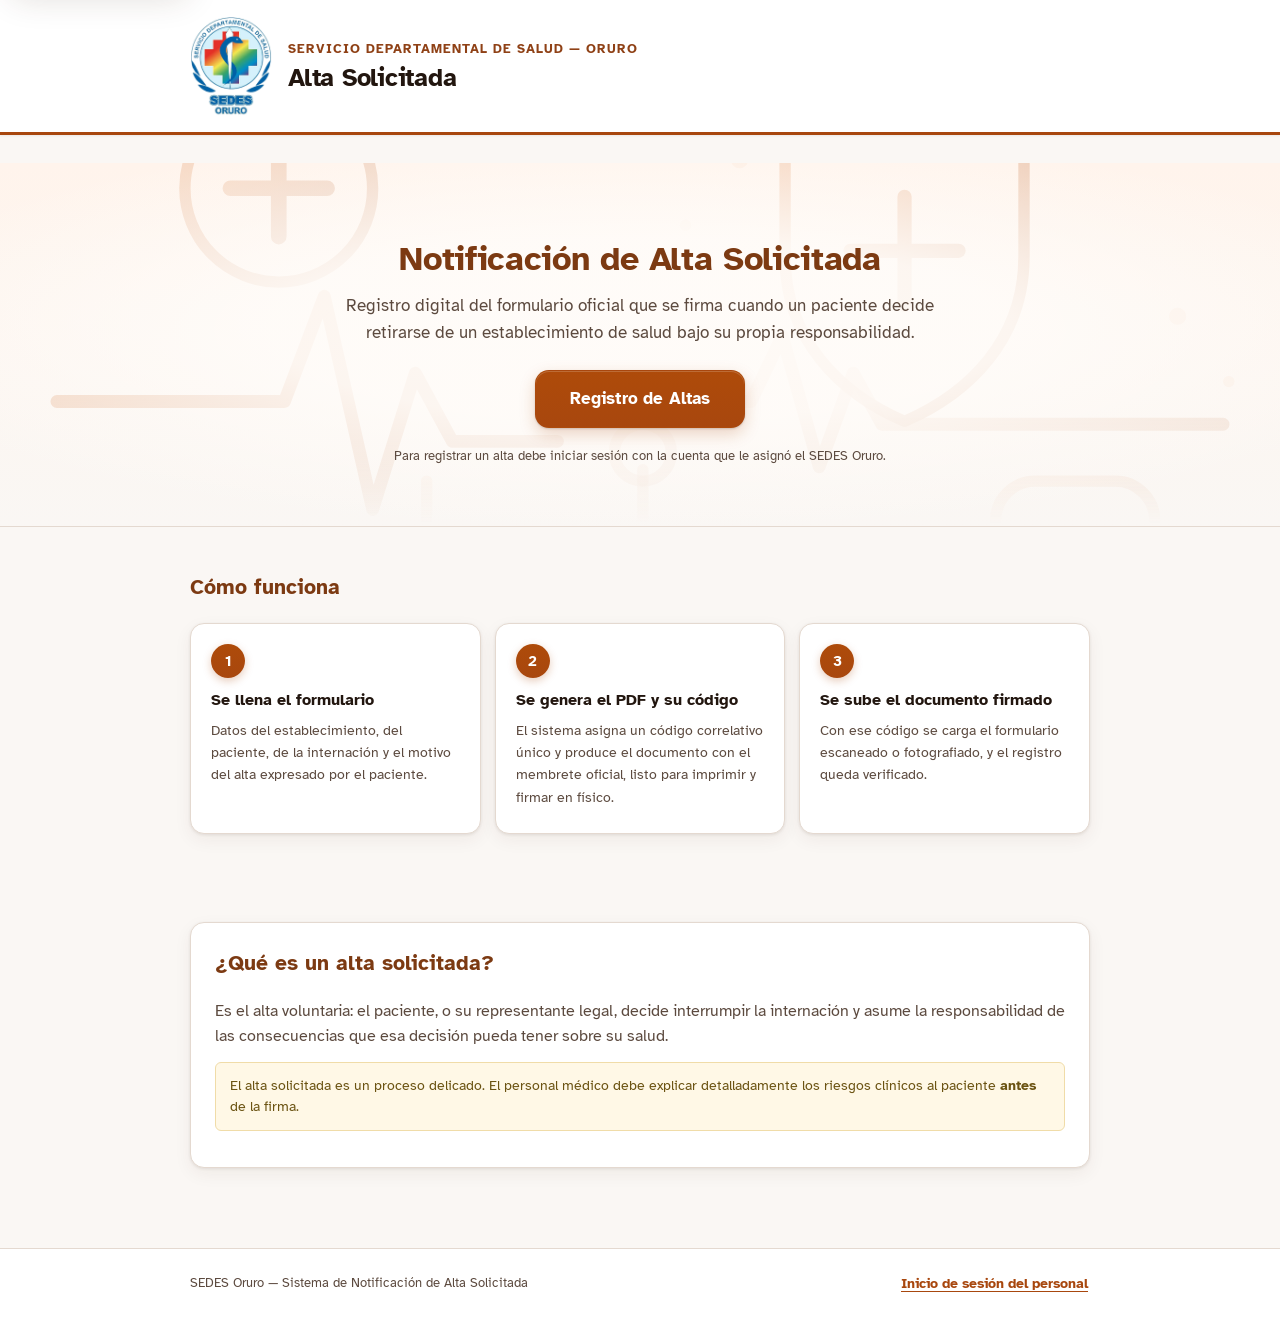
<file: index.html>
<!DOCTYPE html>
<html lang="es">
<head>
<meta charset="utf-8">
<meta name="viewport" content="width=device-width, initial-scale=1">
<title>Alta Solicitada — SEDES Oruro</title>
<meta name="description" content="Sistema de notificación de alta solicitada del Servicio Departamental de Salud de Oruro: registro del formulario oficial, código de alta y carga del documento firmado.">
<link rel="icon" href="assets/logo-sedes.png" type="image/png">
<link rel="stylesheet" href="assets/style.css?v=18">
</head>
<body class="portada">

<a class="saltar" href="#contenido">Saltar al contenido</a>

<header class="cabecera">
  <div class="contenedor cabecera__interior">
    <img class="cabecera__escudo" src="assets/logo-sedes.png" alt="Logotipo del Servicio Departamental de Salud de Oruro">
    <div class="cabecera__texto">
      <p class="cabecera__institucion">Servicio Departamental de Salud — Oruro</p>
      <h1 class="cabecera__titulo">Alta Solicitada</h1>
    </div>
  </div>
</header>

<main id="contenido">

  <!-- Presentación -->
  <section class="portada__hero">
    <div class="contenedor">
      <h2 class="portada__titulo">Notificación de Alta Solicitada</h2>
      <p class="portada__bajada">
        Registro digital del formulario oficial que se firma cuando un paciente decide
        retirarse de un establecimiento de salud bajo su propia responsabilidad.
      </p>
      <div class="portada__acciones">
        <a class="boton boton--primario boton--grande" href="login.php">Registro de Altas</a>
      </div>
      <p class="portada__nota">
        Para registrar un alta debe iniciar sesión con la cuenta que le asignó el SEDES Oruro.
      </p>
    </div>
  </section>

  <!-- Cómo funciona -->
  <section class="contenedor portada__seccion" aria-labelledby="titulo-como">
    <h3 class="portada__subtitulo" id="titulo-como">Cómo funciona</h3>
    <ol class="pasos" role="list">
      <li class="paso">
        <span class="paso__numero">1</span>
        <h4 class="paso__titulo">Se llena el formulario</h4>
        <p>
          Datos del establecimiento, del paciente, de la internación y el motivo del alta
          expresado por el paciente.
        </p>
      </li>
      <li class="paso">
        <span class="paso__numero">2</span>
        <h4 class="paso__titulo">Se genera el PDF y su código</h4>
        <p>
          El sistema asigna un código correlativo único y produce el documento con el
          membrete oficial, listo para imprimir y firmar en físico.
        </p>
      </li>
      <li class="paso">
        <span class="paso__numero">3</span>
        <h4 class="paso__titulo">Se sube el documento firmado</h4>
        <p>
          Con ese código se carga el formulario escaneado o fotografiado, y el registro
          queda verificado.
        </p>
      </li>
    </ol>
  </section>

  <!-- Qué es un alta solicitada -->
  <section class="contenedor portada__seccion">
    <div class="tarjeta-info">
      <h3 class="portada__subtitulo">¿Qué es un alta solicitada?</h3>
      <p>
        Es el alta voluntaria: el paciente, o su representante legal, decide interrumpir la
        internación y asume la responsabilidad de las consecuencias que esa decisión pueda
        tener sobre su salud.
      </p>
      <p class="tarjeta-info__aviso">
        El alta solicitada es un proceso delicado. El personal médico debe explicar
        detalladamente los riesgos clínicos al paciente <strong>antes</strong> de la firma.
      </p>
    </div>
  </section>

</main>

<footer class="pie pie--portada">
  <div class="contenedor pie__interior">
    <p>SEDES Oruro — Sistema de Notificación de Alta Solicitada</p>
    <!-- Acceso del personal administrativo: va al final y como enlace de
         texto porque es una puerta de servicio, no la acción principal de
         la página. Lo que se espera de casi todo el que entra es registrar
         un alta, y eso ya tiene su botón arriba. -->
    <p class="pie__acceso">
      <a href="login.php">Inicio de sesión del personal</a>
    </p>
  </div>
</footer>

</body>
</html>
</file>
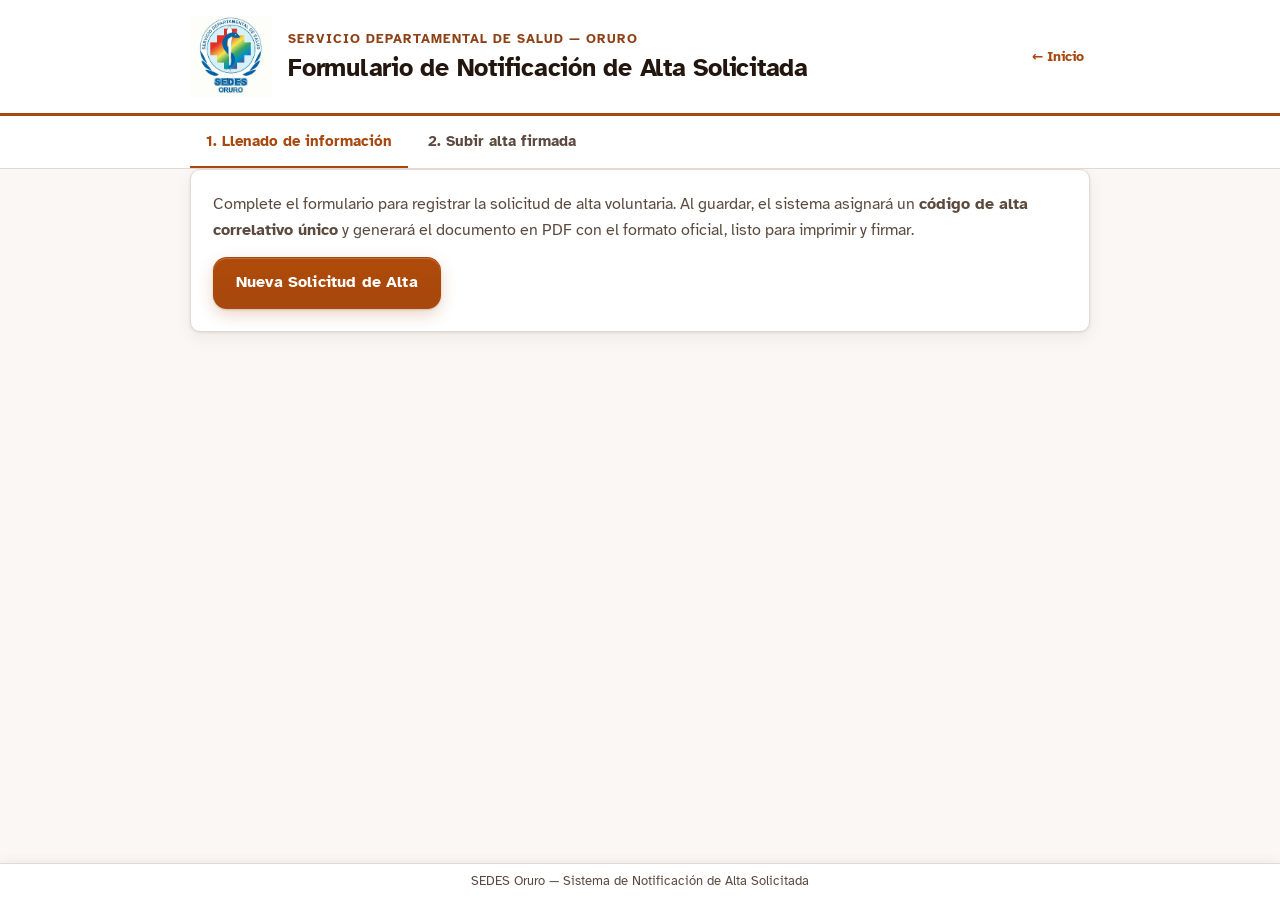
<file: registro_altas.html>
<!DOCTYPE html>
<html lang="es">
<head>
<meta charset="utf-8">
<meta name="viewport" content="width=device-width, initial-scale=1">
<title>Alta Solicitada — SEDES Oruro</title>
<meta name="description" content="Sistema de notificación de alta solicitada del Servicio Departamental de Salud de Oruro.">
<link rel="icon" href="assets/membrete.png" type="image/png">
<link rel="stylesheet" href="assets/style.css?v=8">
</head>
<body>

<header class="cabecera">
  <div class="contenedor cabecera__interior">
    <img class="cabecera__escudo" src="assets/membrete.png" alt="Escudo del Departamento de Oruro">
    <div class="cabecera__texto">
      <p class="cabecera__institucion">Servicio Departamental de Salud — Oruro</p>
      <h1 class="cabecera__titulo">Formulario de Notificación de Alta Solicitada</h1>
    </div>
    <a class="cabecera__volver" href="index.html">← Inicio</a>
  </div>
</header>

<nav class="pestanas" aria-label="Secciones del sistema">
  <div class="contenedor pestanas__interior">
    <button type="button" class="pestana pestana--activa" data-panel="panel-llenado" aria-selected="true">
      1. Llenado de información
    </button>
    <button type="button" class="pestana" data-panel="panel-subida" aria-selected="false">
      2. Subir alta firmada
    </button>
  </div>
</nav>

<main class="contenedor">

  <!-- ================================================================
       SECCIÓN A — LLENADO DE INFORMACIÓN
       ================================================================ -->
  <section id="panel-llenado" class="panel">

    <div class="intro">
      <p>
        Complete el formulario para registrar la solicitud de alta voluntaria. Al guardar,
        el sistema asignará un <strong>código de alta correlativo único</strong> y generará el
        documento en PDF con el formato oficial, listo para imprimir y firmar.
      </p>
      <button type="button" id="btn-nueva-solicitud" class="boton boton--primario">
        Nueva Solicitud de Alta
      </button>
    </div>

    <form id="form-alta" class="formulario" novalidate hidden>

      <!-- 1. Establecimiento -->
      <fieldset class="bloque">
        <legend class="bloque__titulo">1. Datos del Establecimiento de Salud</legend>
        <div class="grilla">
          <div class="campo campo--ancho">
            <label for="nombre_establecimiento">Nombre del Establecimiento de Salud <span class="req">*</span></label>
            <input type="text" id="nombre_establecimiento" name="nombre_establecimiento" maxlength="255" autocomplete="off" required>
            <p class="campo__error" data-error-de="nombre_establecimiento"></p>
          </div>
          <div class="campo">
            <label for="red_salud">Red de Salud <span class="req">*</span></label>
            <input type="text" id="red_salud" name="red_salud" maxlength="255" autocomplete="off" required>
            <p class="campo__error" data-error-de="red_salud"></p>
          </div>
          <div class="campo">
            <label for="municipio">Municipio <span class="req">*</span></label>
            <input type="text" id="municipio" name="municipio" maxlength="255" autocomplete="off" required>
            <p class="campo__error" data-error-de="municipio"></p>
          </div>
          <div class="campo campo--ancho">
            <label for="servicio_unidad">Servicio/Unidad <span class="req">*</span></label>
            <input type="text" id="servicio_unidad" name="servicio_unidad" maxlength="255" autocomplete="off" required>
            <p class="campo__error" data-error-de="servicio_unidad"></p>
          </div>
        </div>
      </fieldset>

      <!-- 2. Paciente -->
      <fieldset class="bloque">
        <legend class="bloque__titulo">2. Información del Paciente</legend>
        <div class="grilla">
          <div class="campo campo--ancho">
            <label for="nombre_paciente">Nombres y Apellidos <span class="req">*</span></label>
            <input type="text" id="nombre_paciente" name="nombre_paciente" maxlength="255" autocomplete="off" required>
            <p class="campo__error" data-error-de="nombre_paciente"></p>
          </div>
          <div class="campo">
            <label for="edad">Edad <span class="req">*</span></label>
            <div class="campo__compuesto">
              <input type="number" id="edad" name="edad" min="0" max="130" step="1" inputmode="numeric" required>
              <select id="edad_unidad" name="edad_unidad">
                <option value="anios" selected>años</option>
                <option value="meses">meses</option>
                <option value="dias">días</option>
              </select>
            </div>
            <p class="campo__error" data-error-de="edad"></p>
          </div>
          <div class="campo">
            <label for="sexo">Sexo <span class="req">*</span></label>
            <select id="sexo" name="sexo" required>
              <option value="">Seleccione…</option>
              <option value="F">Femenino</option>
              <option value="M">Masculino</option>
            </select>
            <p class="campo__error" data-error-de="sexo"></p>
          </div>
          <div class="campo">
            <label for="numero_historia_clinica">Número de Historia Clínica <span class="req">*</span></label>
            <input type="text" id="numero_historia_clinica" name="numero_historia_clinica" maxlength="100" autocomplete="off" required>
            <p class="campo__error" data-error-de="numero_historia_clinica"></p>
          </div>
          <div class="campo">
            <label for="numero_referencia">Número de Referencia <span class="opcional">(opcional)</span></label>
            <input type="text" id="numero_referencia" name="numero_referencia" maxlength="100" autocomplete="off">
            <p class="campo__error" data-error-de="numero_referencia"></p>
          </div>
          <div class="campo campo--ancho">
            <label for="domicilio">Domicilio <span class="req">*</span></label>
            <input type="text" id="domicilio" name="domicilio" maxlength="255" autocomplete="off" required>
            <p class="campo__error" data-error-de="domicilio"></p>
          </div>
        </div>
      </fieldset>

      <!-- 3. Internación -->
      <fieldset class="bloque">
        <legend class="bloque__titulo">3. Detalles de la Internación</legend>
        <div class="grilla">
          <div class="campo">
            <label for="fecha_internacion">Fecha de Internación <span class="req">*</span></label>
            <input type="date" id="fecha_internacion" name="fecha_internacion"
                   data-marcador="Elegir fecha de internación" required>
            <p class="campo__error" data-error-de="fecha_internacion"></p>
          </div>
          <div class="campo">
            <label for="hora_internacion">Hora de Internación <span class="req">*</span></label>
            <input type="time" id="hora_internacion" name="hora_internacion" required>
            <p class="campo__error" data-error-de="hora_internacion"></p>
          </div>
          <div class="campo campo--ancho">
            <label for="diagnosticos_ingreso">Diagnósticos de Ingreso <span class="req">*</span></label>
            <input type="text" id="diagnosticos_ingreso" name="diagnosticos_ingreso" maxlength="300" autocomplete="off" required>
            <p class="campo__error" data-error-de="diagnosticos_ingreso"></p>
          </div>
          <div class="campo">
            <label for="fecha_solicitud">Fecha de Alta Solicitada <span class="req">*</span></label>
            <input type="date" id="fecha_solicitud" name="fecha_solicitud"
                   data-marcador="Elegir fecha del alta" required>
            <p class="campo__error" data-error-de="fecha_solicitud"></p>
          </div>
          <div class="campo">
            <label for="hora_solicitud">Hora de Solicitud <span class="req">*</span></label>
            <input type="time" id="hora_solicitud" name="hora_solicitud" required>
            <p class="campo__error" data-error-de="hora_solicitud"></p>
          </div>
          <div class="campo campo--ancho">
            <label for="diagnosticos_egreso">Diagnósticos de Egreso <span class="req">*</span></label>
            <input type="text" id="diagnosticos_egreso" name="diagnosticos_egreso" maxlength="300" autocomplete="off" required>
            <p class="campo__error" data-error-de="diagnosticos_egreso"></p>
          </div>
        </div>
      </fieldset>

      <!-- 4. Declaración -->
      <fieldset class="bloque">
        <legend class="bloque__titulo">4. Declaración de Alta Solicitada</legend>
        <p class="declaracion">
          El que suscribe, en pleno uso de sus facultades, solicita la alta voluntaria del
          establecimiento de salud mencionado, asumiendo la responsabilidad total de las
          consecuencias que esta decisión pueda tener sobre su salud, tras haber sido
          informado por el personal médico sobre los riesgos de interrumpir el tratamiento
          o la observación.
        </p>
        <div class="campo">
          <label for="motivo_alta">Motivo de Alta según Paciente <span class="req">*</span></label>
          <textarea id="motivo_alta" name="motivo_alta" rows="6" maxlength="5000" required
                    placeholder="Transcriba el motivo expresado por el paciente."></textarea>
          <p class="campo__ayuda"><span id="contador-motivo">0</span> / 5000 caracteres</p>
          <p class="campo__error" data-error-de="motivo_alta"></p>
        </div>
      </fieldset>

      <!-- 5. Firmas y fecha -->
      <fieldset class="bloque">
        <legend class="bloque__titulo">5. Firmas y Fecha</legend>
        <div class="grilla">
          <div class="campo">
            <label for="grado_parentesco">Grado de Parentesco <span class="opcional">(si firma un representante)</span></label>
            <input type="text" id="grado_parentesco" name="grado_parentesco" maxlength="120" autocomplete="off"
                   placeholder="Ej.: madre, hijo, cónyuge">
            <p class="campo__error" data-error-de="grado_parentesco"></p>
          </div>
          <div class="campo">
            <label for="ci_pasaporte">N° de Cédula de Identidad/Pasaporte <span class="req">*</span></label>
            <input type="text" id="ci_pasaporte" name="ci_pasaporte" maxlength="50" autocomplete="off" required>
            <p class="campo__error" data-error-de="ci_pasaporte"></p>
          </div>
        </div>
        <p class="aviso">
          Las firmas <strong>no se capturan digitalmente</strong>. El PDF se imprime con tres
          líneas en blanco —paciente o representante legal, médico, y testigo— para firmarlas
          y sellarlas en físico. El documento firmado se sube después en
          <em>«Subir alta firmada»</em>.
        </p>
      </fieldset>

      <div class="acciones">
        <button type="submit" class="boton boton--primario" id="btn-guardar">Guardar y generar código</button>
        <button type="button" class="boton boton--plano" id="btn-cancelar">Cancelar</button>
      </div>

      <p class="mensaje" id="mensaje-alta" role="status" hidden></p>
    </form>

    <!-- Resultado tras guardar -->
    <div class="resultado" id="resultado-alta" hidden>
      <p class="resultado__etiqueta">Código de alta asignado</p>
      <p class="resultado__codigo" id="codigo-asignado">—</p>
      <p class="resultado__detalle" id="resultado-detalle"></p>
      <div class="acciones">
        <a class="boton boton--primario" id="btn-descargar-pdf" href="#" download>Descargar PDF</a>
        <a class="boton boton--secundario" id="btn-ver-pdf" href="#" target="_blank" rel="noopener">Ver PDF</a>
        <button type="button" class="boton boton--plano" id="btn-otra-solicitud">Registrar otra solicitud</button>
      </div>
      <p class="resultado__nota">
        Anote o conserve este código: será necesario para subir el documento una vez firmado.
      </p>
    </div>

  </section>

  <!-- ================================================================
       SECCIÓN B — SUBIR ALTA FIRMADA
       ================================================================ -->
  <section id="panel-subida" class="panel" hidden>

    <div class="intro">
      <p>
        Suba el formulario de alta ya firmado en físico (escaneado o fotografiado). El sistema
        verificará que el código de alta corresponda a una solicitud registrada antes de
        aceptar el archivo.
      </p>
    </div>

    <form id="form-subida" class="formulario" novalidate enctype="multipart/form-data">
      <fieldset class="bloque">
        <legend class="bloque__titulo">Documento firmado</legend>

        <div class="campo">
          <label for="codigo_alta">Código de Alta <span class="req">*</span></label>
          <input type="text" id="codigo_alta" name="codigo_alta" maxlength="20"
                 placeholder="ALTA-000001" autocomplete="off" spellcheck="false" required>
          <p class="campo__ayuda" id="estado-codigo"></p>
          <p class="campo__error" data-error-de="codigo_alta"></p>
        </div>

        <div class="campo">
          <label for="archivo">Adjuntar Documento <span class="req">*</span></label>
          <input type="file" id="archivo" name="archivo" accept=".pdf,.jpg,.jpeg,application/pdf,image/jpeg" required>
          <p class="campo__ayuda">Formatos aceptados: PDF o JPG. Tamaño máximo: 10 MB.</p>
          <p class="campo__error" data-error-de="archivo"></p>
        </div>
      </fieldset>

      <div class="acciones">
        <button type="submit" class="boton boton--primario" id="btn-subir">Subir documento</button>
        <button type="button" class="boton boton--plano" id="btn-limpiar-subida">Limpiar</button>
      </div>

      <p class="mensaje" id="mensaje-subida" role="status" hidden></p>
    </form>

    <div class="resultado" id="resultado-subida" hidden>
      <p class="resultado__etiqueta">Documento recibido</p>
      <p class="resultado__codigo" id="subida-codigo">—</p>
      <p class="resultado__detalle" id="subida-detalle"></p>
      <div class="acciones">
        <button type="button" class="boton boton--plano" id="btn-otra-subida">Subir otro documento</button>
      </div>
    </div>

  </section>

</main>

<footer class="pie">
  <div class="contenedor">
    <p>SEDES Oruro — Sistema de Notificación de Alta Solicitada</p>
  </div>
</footer>

<script src="assets/calendario.js?v=8"></script>
<script src="assets/app.js?v=8"></script>
</body>
</html>
</file>
<file: assets/style.css>
/* =====================================================================
   Sistema de Alta Solicitada — SEDES Oruro
   Hoja de estilos de la parte pública (portada y formulario de altas).

   Criterio de diseño: estilo institucional sobrio, alto contraste y
   jerarquía clara. Quien usa esto es personal de salud, muchas veces desde
   un teléfono y con prisa, así que manda la legibilidad sobre el adorno.

   La hoja se apoya en una escala de fichas (tokens) en :root. Los colores,
   espacios y tamaños se toman siempre de ahí, nunca en crudo dentro de un
   componente: así un cambio de identidad se hace en un solo lugar.
   ===================================================================== */

@import url("tipografia.css");

:root {
  /* --- Color -------------------------------------------------------- */
  /* Identidad en naranja terracota: cálida y sobria, no el naranja de
     alerta. Los tonos de marca son quemados a propósito, porque un naranja
     vivo sobre blanco no alcanza el contraste 4.5:1 que exige la WCAG AA;
     --marca-700 llega a 5.9:1 y --marca-800 a 7.2:1 con texto blanco. */
  --marca-50:   #fff4ec;
  --marca-100:  #fbe7d8;
  --marca-200:  #f3cdb2;
  --marca-400:  #e07b36;   /* solo decorativo: franjas, ilustración */
  --marca-500:  #c2410c;
  --marca-600:  #ae4b0a;
  --marca-700:  #a8470e;   /* color de marca */
  --marca-800:  #8f4116;
  --marca-900:  #7c3a12;

  --verde-50:  #e8f5ee;
  --verde-600: #15774a;
  --verde-700: #10603c;

  --ambar-50:  #fff8e6;
  --ambar-200: #f0dca8;
  --ambar-800: #6b5312;

  --rojo-50:   #fdecea;
  --rojo-200:  #f2c1bd;
  --rojo-600:  #c0271f;
  --rojo-700:  #a01f18;

  /* Neutros templados: un gris frío junto al terracota se ve sucio, así que
     los grises llevan algo de calidez. */
  --tinta:     #22160f;   /* 17.6:1 sobre blanco */
  --gris-700:  #5c4a3f;   /* 8.4:1 */
  --gris-500:  #6e5a4d;   /* 6.5:1 — legible incluso en textos de apoyo */
  --borde:     #e4d9d0;
  --borde-fuerte: #c6b5a8;
  --fondo:     #faf7f4;
  --blanco:    #ffffff;

  /* Alias semánticos: los componentes usan estos, no los de la rampa. */
  --color-marca:        var(--marca-700);
  --color-marca-fuerte: var(--marca-800);
  --color-marca-suave:  var(--marca-50);
  --color-exito:        var(--verde-600);
  --color-error:        var(--rojo-700);
  /* El anillo de foco NO es naranja: sobre un botón naranja desaparecería.
     Un tono casi negro se ve igual de bien sobre claro y sobre la marca. */
  --color-foco:         #22160f;

  /* --- Espacio ------------------------------------------------------ */
  /* Escala de 4 px: todo margen y relleno sale de aquí, para que el ritmo
     vertical sea constante entre páginas. */
  --e-1: 4px;
  --e-2: 8px;
  --e-3: 12px;
  --e-4: 16px;
  --e-5: 20px;
  --e-6: 24px;
  --e-8: 32px;
  --e-10: 40px;
  --e-12: 48px;

  /* --- Tipografía --------------------------------------------------- */
  --fuente: "Atkinson Hyperlegible", "Segoe UI", Roboto, system-ui, sans-serif;

  /* Escala fluida: el tamaño acompaña al ancho de pantalla sin saltos. */
  --t-xs:  12.5px;
  --t-sm:  13.5px;
  --t-base: 16px;
  --t-md:  clamp(16px, 2.2vw, 17px);
  --t-lg:  clamp(18px, 3vw, 21px);
  --t-xl:  clamp(21px, 4.4vw, 27px);
  --t-2xl: clamp(24px, 5.5vw, 34px);

  /* --- Forma y profundidad ------------------------------------------ */
  --radio-sm: 6px;
  --radio:    10px;
  --radio-lg: 14px;

  --sombra-1: 0 1px 2px rgba(60, 35, 18, .07);
  --sombra-2: 0 1px 3px rgba(60, 35, 18, .09), 0 6px 18px rgba(60, 35, 18, .06);
  --sombra-3: 0 12px 34px rgba(60, 35, 18, .16);

  /* Un solo anillo de foco en toda la aplicación: el usuario de teclado
     siempre sabe dónde está. */
  --foco: 0 0 0 3px var(--blanco), 0 0 0 5.5px var(--color-foco);

  --transicion: 180ms cubic-bezier(.2, .6, .3, 1);

  /* Icono de alerta en SVG, usado como máscara en los mensajes de error. */
  --icono-alerta: url("data:image/svg+xml;charset=utf-8,%3Csvg xmlns='http://www.w3.org/2000/svg' viewBox='0 0 24 24'%3E%3Cpath d='M12 2 1 21h22L12 2Zm0 6a1 1 0 0 1 1 1v5a1 1 0 0 1-2 0V9a1 1 0 0 1 1-1Zm0 9.5a1.25 1.25 0 1 1 0 2.5 1.25 1.25 0 0 1 0-2.5Z'/%3E%3C/svg%3E");

  /* --- Alias heredados ---------------------------------------------- */
  /* Se conservan porque hay reglas escritas con estos nombres; apuntan a la
     rampa de marca, de modo que el cambio de identidad fue de un solo sitio. */
  --azul:        var(--marca-700);
  --azul-oscuro: var(--marca-800);
  --azul-suave:  var(--marca-50);
  --verde:       var(--verde-600);
  --verde-suave: var(--verde-50);
  --rojo:        var(--rojo-700);
  --rojo-suave:  var(--rojo-50);
  --gris:        var(--gris-700);
  --sombra:      var(--sombra-2);
}

* { box-sizing: border-box; }

/* El atributo `hidden` manda sobre cualquier `display` de las clases: sin esto,
   reglas como `.formulario { display: block }` dejan visible lo que el
   JavaScript intenta ocultar. */
[hidden] { display: none !important; }

html { -webkit-text-size-adjust: 100%; }

body {
  margin: 0;
  background: var(--fondo);
  color: var(--tinta);
  font-family: var(--fuente);
  /* 16 px de base: por debajo de eso el cuerpo de texto cansa y iOS hace
     zoom al enfocar un campo. */
  font-size: var(--t-base);
  line-height: 1.6;
  -webkit-tap-highlight-color: rgba(168, 71, 14, .18);
  overflow-wrap: break-word;
}

/* Bloquea el desplazamiento del fondo mientras el calendario esta abierto. */
body.sin-scroll { overflow: hidden; }

/* Altura reservada para el pie fijo, para que no tape el ultimo bloque. */
:root { --alto-pie: 48px; }
body { padding-bottom: calc(var(--alto-pie) + env(safe-area-inset-bottom)); }

img { max-width: 100%; height: auto; }

.contenedor {
  width: 100%;
  max-width: 940px;
  margin: 0 auto;
  /* El margen lateral crece con la pantalla y respeta el area segura de los
     telefonos con muesca. */
  padding: 0 clamp(14px, 4vw, 20px);
  padding-left: max(clamp(14px, 4vw, 20px), env(safe-area-inset-left));
  padding-right: max(clamp(14px, 4vw, 20px), env(safe-area-inset-right));
}

/* ---------- Cabecera ------------------------------------------------ */
/* Cabecera clara, no de color.
   El logotipo del SEDES es multicolor, con texto azul e interior claro, y
   son colores fijos de la identidad institucional: no se pueden teñir ni
   pasar a blanco. Sobre un fondo terracota quedaba como una calcomanía y su
   texto perdía contraste. Puesto sobre claro —la superficie para la que fue
   diseñado— se lee entero, y el texto de al lado pasa de 5.9:1 a 17.6:1.
   La marca no desaparece: queda en la franja inferior, en el título de
   sección y en todos los botones de la página. */
.cabecera {
  background: var(--blanco);
  color: var(--tinta);
  border-bottom: 3px solid var(--marca-700);
  box-shadow: var(--sombra-1);
}

.cabecera__interior {
  display: flex;
  align-items: center;
  gap: 16px;
  padding-top: var(--e-4);
  padding-bottom: var(--e-4);
}

.cabecera__escudo {
  /* Con fondo claro el logotipo puede crecer: gana presencia y su texto
     interior («SERVICIO DEPARTAMENTAL DE SALUD», «SEDES ORURO») empieza a
     ser legible. Ya no necesita sombra para despegarse del fondo. */
  width: clamp(56px, 14vw, 82px);
  height: auto;
  flex: 0 0 auto;
}

.cabecera__texto { flex: 1 1 auto; min-width: 0; }

/* Enlace de vuelta a la portada, en la cabecera del formulario. */
.cabecera__volver {
  flex: 0 0 auto;
  white-space: nowrap;
}

.cabecera__volver {
  color: var(--color-marca);
  font-size: 13.5px;
  font-weight: 700;
  text-decoration: none;
  padding: 10px 6px;
}

.cabecera__volver:hover {
  color: var(--marca-900);
  text-decoration: underline;
  text-underline-offset: 3px;
}

.cabecera__institucion {
  margin: 0;
  font-size: clamp(10.5px, 2.6vw, 12.5px);
  font-weight: 700;
  letter-spacing: .08em;
  text-transform: uppercase;
  color: var(--marca-800);
}

.cabecera__titulo {
  margin: 3px 0 0;
  font-size: clamp(17px, 4.2vw, 25px);
  font-weight: 700;
  color: var(--tinta);
  line-height: 1.25;
  letter-spacing: -.01em;
}

/* ---------- Pestañas ------------------------------------------------ */
.pestanas {
  background: var(--blanco);
  border-bottom: 1px solid var(--borde);
  position: sticky;
  top: 0;
  z-index: 5;
}

.pestanas__interior {
  display: flex;
  gap: 4px;
  overflow-x: auto;
  scrollbar-width: none;
}

.pestanas__interior::-webkit-scrollbar { display: none; }

.pestana {
  appearance: none;
  border: 0;
  background: transparent;
  padding: 13px clamp(10px, 3vw, 16px);
  min-height: 46px;
  font: inherit;
  font-size: clamp(13px, 3.4vw, 15px);
  font-weight: 600;
  color: var(--gris);
  cursor: pointer;
  white-space: nowrap;
  border-bottom: 3px solid transparent;
  margin-bottom: -1px;
}

.pestana:hover { color: var(--azul); }

.pestana--activa {
  color: var(--azul);
  border-bottom-color: var(--azul);
}

/* Foco visible en todo lo que se puede enfocar. Nunca se quita el anillo:
   sin él, quien navega con teclado queda a ciegas. */
:where(a, button, input, select, textarea, [tabindex]):focus-visible {
  outline: 2px solid transparent;   /* visible en modo alto contraste */
  outline-offset: 2px;
  box-shadow: var(--foco);
  border-radius: var(--radio-sm);
}

/* Enlace de salto: invisible hasta que se tabula, que es cuando sirve. */
.saltar {
  position: absolute;
  left: var(--e-3);
  top: var(--e-3);
  z-index: 100;
  padding: 10px 16px;
  background: var(--blanco);
  color: var(--color-marca);
  font-weight: 700;
  border-radius: var(--radio-sm);
  box-shadow: var(--sombra-3);
  transform: translateY(-160%);
  transition: transform var(--transicion);
}

.saltar:focus { transform: translateY(0); }

/* Texto que solo leen los lectores de pantalla: se usa para dar contexto
   que en pantalla ya aporta un símbolo o la posición del elemento. */
.visualmente-oculto {
  position: absolute;
  width: 1px;
  height: 1px;
  padding: 0;
  margin: -1px;
  overflow: hidden;
  clip: rect(0 0 0 0);
  clip-path: inset(50%);
  white-space: nowrap;
  border: 0;
}

/* ---------- Estructura ---------------------------------------------- */
main {
  padding: clamp(18px, 4vw, 28px) 0 clamp(18px, 5vw, 28px);
}

.panel[hidden] { display: none; }

.intro {
  background: var(--blanco);
  border: 1px solid var(--borde);
  border-radius: var(--radio);
  padding: clamp(16px, 4vw, 22px);
  box-shadow: var(--sombra);
  margin-bottom: 22px;
}

.intro p { margin: 0 0 14px; color: var(--gris); }
.intro p:last-child { margin-bottom: 0; }

.bloque {
  background: var(--blanco);
  border: 1px solid var(--borde);
  border-radius: var(--radio-lg);
  padding: clamp(14px, 3.5vw, 18px) clamp(14px, 4vw, 22px) clamp(16px, 4vw, 22px);
  margin: 0 0 16px;
  box-shadow: var(--sombra);
}

.bloque__titulo {
  font-size: 15px;
  font-weight: 700;
  color: var(--marca-900);
  padding: 0 6px;
  margin-left: -6px;
}

/* ---------- Campos --------------------------------------------------- */
/* Movil primero: una columna. Las dos columnas aparecen cuando hay ancho
   suficiente para que las etiquetas no se corten (ver «Responsive»). */
.grilla {
  display: grid;
  grid-template-columns: minmax(0, 1fr);
  gap: 14px;
}

.campo--ancho { grid-column: 1 / -1; }

.campo label {
  display: block;
  font-weight: 600;
  font-size: 13.5px;
  margin-bottom: 5px;
}

.req { color: var(--rojo); }
.opcional { color: var(--gris); font-weight: 400; font-size: 12.5px; }

input[type="text"],
input[type="number"],
input[type="date"],
input[type="time"],
input[type="file"],
select,
textarea {
  width: 100%;
  min-height: 44px;            /* objetivo tactil comodo */
  padding: 10px 12px;
  border: 1px solid var(--borde);
  border-radius: 8px;
  font: inherit;
  /* 16px como minimo: por debajo de ese tamano iOS hace zoom automatico al
     enfocar el campo y descuadra la pagina. */
  font-size: max(16px, 1rem);
  color: var(--tinta);
  background: var(--blanco);
  transition: border-color .15s ease;
}

input:focus, select:focus, textarea:focus { border-color: var(--color-marca); }

input:hover:not(:disabled):not([readonly]),
select:hover:not(:disabled),
textarea:hover { border-color: var(--borde-fuerte); }

/* Un campo de solo lectura debe parecerlo: el municipio lo completa el
   sistema, y el usuario tiene que ver que no es suyo para escribir. */
/* Un texto de ayuda dentro del campo no puede ser casi invisible. */
::placeholder { color: var(--gris-500); opacity: 1; }

input[readonly] {
  background: var(--fondo);
  color: var(--gris-700);
  cursor: default;
}

select:disabled {
  background: var(--fondo);
  color: var(--gris-500);
  cursor: not-allowed;
}

textarea { resize: vertical; min-height: 110px; }

input[type="file"] { padding: 8px; background: #fbfcfd; }

.campo--invalido input,
.campo--invalido select,
.campo--invalido textarea {
  border-color: var(--color-error);
  background: #fffafa;
  /* El error no se señala solo con color: hay un borde más grueso y el
     mensaje escrito debajo, para quien no distingue el rojo. */
  border-width: 2px;
}

select {
  appearance: none;
  background-image: url("data:image/svg+xml;charset=utf-8,%3Csvg xmlns='http://www.w3.org/2000/svg' viewBox='0 0 12 8'%3E%3Cpath fill='%235c6875' d='M1 1l5 5 5-5'/%3E%3C/svg%3E");
  background-repeat: no-repeat;
  background-position: right 11px center;
  background-size: 11px;
  padding-right: 32px;
  cursor: pointer;
}

/* Edad: número y unidad comparten una sola fila. */
.campo__compuesto {
  display: flex;
  gap: 8px;
}

.campo__compuesto input { flex: 1 1 auto; min-width: 0; }
.campo__compuesto select { flex: 0 0 104px; }

.campo__ayuda {
  margin: 5px 0 0;
  font-size: 12.5px;
  color: var(--gris);
}

.campo__error {
  margin: 6px 0 0;
  font-size: var(--t-sm);
  color: var(--color-error);
  font-weight: 700;
  display: none;
}

/* El icono acompaña al texto; el texto es lo que informa. */
.campo__error.visible {
  display: flex;
  gap: 6px;
  align-items: flex-start;
}

.campo__error.visible::before {
  content: "";
  flex: 0 0 auto;
  width: 16px;
  height: 16px;
  margin-top: 1px;
  background: currentColor;
  mask: var(--icono-alerta) center / contain no-repeat;
  -webkit-mask: var(--icono-alerta) center / contain no-repeat;
}

.campo label {
  color: var(--tinta);
}

/* Leyenda de campos obligatorios, arriba del formulario. */
.leyenda-obligatorios {
  margin: 0 0 var(--e-4);
  font-size: var(--t-sm);
  color: var(--gris-700);
}

/* Dato que la cuenta ya trae resuelto y no se elige: el establecimiento
   del operador. Se muestra con el mismo peso de un campo lleno, pero sin
   control que invite a tocarlo. */
.fijo {
  display: flex;
  flex-direction: column;
  gap: 2px;
  margin: 0;
  padding: 12px 14px;
  background: var(--azul-suave, #f6f1ea);
  border: 1px solid var(--borde);
  border-left: 4px solid var(--color-marca);
  border-radius: 0 8px 8px 0;
}

.fijo__etiqueta {
  font-size: 12.5px;
  font-weight: 600;
  color: var(--gris-700);
  text-transform: uppercase;
  letter-spacing: .4px;
}

.fijo__valor { font-size: 16px; color: var(--marca-900); }
.fijo__detalle { font-size: 13px; color: var(--gris-700); }

/* Aclaracion breve al inicio de un bloque, delante de sus campos. */
.bloque__nota {
  margin: 0 0 var(--e-4);
  font-size: var(--t-sm);
  color: var(--gris-700);
}

.declaracion {
  background: var(--azul-suave);
  border-left: 4px solid var(--azul);
  border-radius: 0 6px 6px 0;
  padding: 12px 16px;
  margin: 4px 0 18px;
  text-align: justify;
  color: var(--marca-900);
  font-size: 14px;
}

.aviso {
  margin: 16px 0 0;
  padding: 12px 14px;
  background: #fff8e6;
  border: 1px solid #f0dca8;
  border-radius: 6px;
  font-size: 13px;
  color: #6b5312;
}

/* ---------- Botones -------------------------------------------------- */
.acciones {
  display: flex;
  flex-wrap: wrap;
  gap: 10px;
  align-items: center;
}

.boton {
  appearance: none;
  display: inline-flex;
  align-items: center;
  justify-content: center;
  gap: var(--e-2);
  min-height: 46px;
  border: 1px solid transparent;
  /* Esquinas suaves, no cápsula: la cápsula resta seriedad a un trámite. */
  border-radius: var(--radio-lg);
  padding: 12px 22px;
  font: inherit;
  font-weight: 700;
  letter-spacing: .01em;
  cursor: pointer;
  text-decoration: none;
  text-align: center;
  transition: background-color var(--transicion), border-color var(--transicion),
              transform var(--transicion), box-shadow var(--transicion);
}

/* --- Primario ---------------------------------------------------------- */
/* El degradado es de un solo paso, apenas perceptible: da volumen sin
   convertir el botón en un adorno. La línea clara de arriba (inset) imita
   el borde iluminado de una superficie real. */
.boton--primario {
  background-image: linear-gradient(180deg, var(--marca-600) 0%, var(--marca-700) 100%);
  background-color: var(--marca-700);
  color: var(--blanco);
  box-shadow:
    inset 0 1px 0 rgba(255, 255, 255, .18),
    0 1px 2px rgba(60, 35, 18, .18),
    0 6px 16px rgba(168, 71, 14, .22);
}

.boton--primario:hover {
  background-image: linear-gradient(180deg, var(--marca-700) 0%, var(--marca-800) 100%);
  transform: translateY(-1px);
  box-shadow:
    inset 0 1px 0 rgba(255, 255, 255, .18),
    0 2px 4px rgba(60, 35, 18, .2),
    0 10px 24px rgba(168, 71, 14, .28);
}

/* --- Secundario -------------------------------------------------------- */
.boton--secundario {
  background: var(--blanco);
  color: var(--color-marca);
  border-color: var(--marca-200);
  box-shadow: var(--sombra-1);
}

.boton--secundario:hover {
  background: var(--marca-50);
  border-color: var(--marca-400);
  transform: translateY(-1px);
  box-shadow: 0 4px 12px rgba(168, 71, 14, .14);
}

/* --- Plano (acciones de bajo peso, como Cancelar) ---------------------- */
.boton--plano {
  background: transparent;
  color: var(--gris-700);
  border-color: var(--borde);
}

.boton--plano:hover {
  background: var(--fondo);
  border-color: var(--borde-fuerte);
  color: var(--tinta);
}

/* Al pulsar, el botón se hunde: confirma el toque en pantalla táctil. */
.boton:active {
  transform: translateY(1px);
  box-shadow: inset 0 2px 4px rgba(60, 35, 18, .18);
}

.boton[disabled],
.boton[aria-disabled="true"] {
  opacity: .55;
  cursor: not-allowed;
  pointer-events: none;
}

/* ---------- Mensajes y resultado -------------------------------------- */
.mensaje {
  margin: 16px 0 0;
  padding: 12px 14px;
  border-radius: 6px;
  font-weight: 600;
  font-size: 14px;
}

.mensaje--error {
  background: var(--rojo-suave);
  color: var(--rojo);
  border: 1px solid #f2c1bd;
}

.mensaje--ok {
  background: var(--verde-suave);
  color: var(--verde);
  border: 1px solid #b9dfc9;
}

.mensaje--info {
  background: var(--azul-suave);
  color: var(--marca-900);
  border: 1px solid #c3d8ea;
}

.resultado {
  background: var(--blanco);
  border: 2px solid var(--verde);
  border-radius: var(--radio);
  padding: clamp(16px, 4vw, 22px);
  box-shadow: var(--sombra);
  text-align: center;
}

.resultado__etiqueta {
  margin: 0;
  font-size: 12.5px;
  letter-spacing: .09em;
  text-transform: uppercase;
  color: var(--verde);
  font-weight: 700;
}

.resultado__codigo {
  margin: 6px 0 4px;
  font-size: clamp(24px, 7vw, 34px);
  font-weight: 700;
  letter-spacing: .04em;
  font-family: "Consolas", "SFMono-Regular", "Menlo", monospace;
  color: var(--tinta);
}

.resultado__detalle {
  margin: 0 0 18px;
  color: var(--gris);
  font-size: 14px;
}

.resultado .acciones { justify-content: center; }

.resultado__nota {
  margin: 16px 0 0;
  font-size: 13px;
  color: var(--gris);
}

.estado-ok   { color: var(--verde); font-weight: 600; }
.estado-mal  { color: var(--rojo);  font-weight: 600; }

/* ---------- Pie ------------------------------------------------------- */
/* Anclado al borde inferior de la ventana: con contenido corto (por ejemplo
   el cuadro del código generado) el pie quedaba a media pantalla, con un
   hueco vacío debajo. Fijo, siempre cierra la página. */
.pie {
  position: fixed;
  left: 0;
  right: 0;
  bottom: 0;
  z-index: 20;
  border-top: 1px solid var(--borde);
  background: var(--blanco);
  padding: 9px 0;
  padding-bottom: max(9px, env(safe-area-inset-bottom));
  box-shadow: 0 -2px 10px rgba(16, 30, 50, .06);
}

/* Pie del formulario: el texto institucional y, a la derecha, quién tiene
   la sesión abierta. En móvil se apilan centrados. */
.pie .pie__interior {
  display: flex;
  flex-wrap: wrap;
  align-items: center;
  justify-content: space-between;
  gap: 2px 16px;
}

.pie__sesion a {
  color: var(--color-marca);
  font-weight: 700;
  text-decoration: underline;
  text-underline-offset: 3px;
}

@media (max-width: 599px) {
  .pie .pie__interior { justify-content: center; }
}

.pie p {
  margin: 0;
  font-size: clamp(11px, 3vw, 13px);
  line-height: 1.35;
  color: var(--gris);
  text-align: center;
}

/* ---------- Campo de fecha y calendario -------------------------------- */
/* El campo nativo se sustituye por un boton que abre un calendario propio:
   el selector de fecha del navegador es muy distinto en cada movil y en
   varios resulta dificil de usar con el dedo. */

.fecha__boton {
  display: flex;
  align-items: center;
  justify-content: space-between;
  gap: 10px;
  width: 100%;
  min-height: 44px;
  padding: 10px 12px;
  border: 1px solid var(--borde);
  border-radius: 8px;
  background: var(--blanco);
  font: inherit;
  font-size: max(16px, 1rem);
  color: var(--tinta);
  text-align: left;
  cursor: pointer;
  transition: border-color .15s ease;
}

.fecha__boton:hover { border-color: var(--azul); }
/* El texto de invitación también debe leerse: 4.6:1 sobre blanco. */
.fecha__boton--vacio .fecha__valor { color: var(--gris-500); }
.fecha__icono { color: var(--azul); display: flex; flex: 0 0 auto; }
.campo--invalido .fecha__boton { border-color: var(--rojo); background: #fffafa; }

.calendario__fondo {
  position: fixed;
  inset: 0;
  z-index: 50;
  display: flex;
  align-items: center;
  justify-content: center;
  padding: 16px;
  background: rgba(12, 24, 38, .55);
  animation: aparecer .12s ease-out;
}

.calendario {
  width: 100%;
  max-width: 344px;
  max-height: 100%;
  overflow-y: auto;
  padding: 14px;
  border-radius: 14px;
  background: var(--blanco);
  box-shadow: 0 18px 48px rgba(40, 22, 10, .32);
}

.calendario__cabecera {
  display: flex;
  align-items: center;
  gap: 8px;
  margin-bottom: 10px;
}

.calendario__selectores {
  display: flex;
  flex: 1 1 auto;
  gap: 6px;
  min-width: 0;
}

.calendario__selectores select {
  min-height: 42px;
  padding: 8px 26px 8px 10px;
  background-position: right 7px center;
  font-size: 15px;
  font-weight: 600;
}

.calendario__mes  { flex: 1 1 auto; min-width: 0; }
.calendario__anio { flex: 0 0 92px; }

.calendario__nav {
  flex: 0 0 auto;
  width: 42px;
  height: 42px;
  border: 1px solid var(--borde);
  border-radius: 8px;
  background: var(--blanco);
  color: var(--azul);
  font-size: 22px;
  line-height: 1;
  cursor: pointer;
}

.calendario__nav:hover { background: var(--azul-suave); }

.calendario__semana,
.calendario__dias {
  display: grid;
  grid-template-columns: repeat(7, 1fr);
  gap: 3px;
}

.calendario__semana {
  margin-bottom: 4px;
  font-size: 11.5px;
  font-weight: 700;
  color: var(--gris);
  text-align: center;
  text-transform: uppercase;
  letter-spacing: .03em;
}

.calendario__dia {
  aspect-ratio: 1 / 1;
  min-height: 40px;
  border: 0;
  border-radius: 8px;
  background: transparent;
  font: inherit;
  font-size: 15px;
  color: var(--tinta);
  cursor: pointer;
}

.calendario__dia:hover { background: var(--azul-suave); }

.calendario__dia--hoy {
  box-shadow: inset 0 0 0 1.5px var(--azul);
  font-weight: 700;
}

.calendario__dia--elegido {
  background: var(--azul);
  color: var(--blanco);
  font-weight: 700;
}

.calendario__dia--elegido:hover { background: var(--azul-oscuro); }

.calendario__dia[disabled] {
  color: #c2cad3;
  cursor: not-allowed;
  background: transparent;
}

.calendario__pie {
  display: flex;
  gap: 8px;
  margin-top: 12px;
  padding-top: 12px;
  border-top: 1px solid var(--borde);
}

.calendario__atajo,
.calendario__cerrar {
  flex: 1 1 0;
  min-height: 44px;
  border: 1px solid var(--borde);
  border-radius: 8px;
  background: var(--blanco);
  font: inherit;
  font-weight: 600;
  color: var(--azul);
  cursor: pointer;
}

.calendario__atajo:hover,
.calendario__cerrar:hover { background: var(--azul-suave); }

.calendario__cerrar {
  color: var(--gris);
  border-color: transparent;
  background: #eef1f5;
}

@keyframes aparecer { from { opacity: 0; } to { opacity: 1; } }

@media (prefers-reduced-motion: reduce) {
  .calendario__fondo { animation: none; }
  * { scroll-behavior: auto !important; }
}

/* ---------- Resumen de errores ----------------------------------------- */
/* Al fallar el envío se muestra arriba del formulario, recibe el foco y
   enlaza a cada campo con problema. Los errores en línea se mantienen: el
   resumen los complementa, no los sustituye. */
.resumen-errores {
  margin: 0 0 var(--e-4);
  padding: var(--e-4) var(--e-5);
  background: var(--rojo-50);
  border: 1px solid var(--rojo-200);
  border-left: 4px solid var(--color-error);
  border-radius: var(--radio-sm);
}

.resumen-errores:focus-visible { box-shadow: var(--foco); }

.resumen-errores__titulo {
  margin: 0 0 var(--e-2);
  font-size: var(--t-md);
  font-weight: 700;
  color: var(--color-error);
}

.resumen-errores ul { margin: 0; padding-left: var(--e-5); }
.resumen-errores li { margin-bottom: var(--e-1); font-size: var(--t-sm); }

.resumen-errores a {
  color: var(--color-error);
  font-weight: 600;
  text-underline-offset: 2px;
}

/* ---------- Progreso del formulario ------------------------------------ */
/* Cinco secciones son muchas para no saber por dónde se va. Esta barra
   indica cuántas están completas y cuál se está viendo. */
.progreso {
  position: sticky;
  top: 48px;
  z-index: 4;
  margin: 0 0 var(--e-4);
  padding: var(--e-3) var(--e-4);
  background: var(--blanco);
  border: 1px solid var(--borde);
  border-radius: var(--radio);
  box-shadow: var(--sombra-1);
}

.progreso__fila {
  display: flex;
  align-items: center;
  justify-content: space-between;
  gap: var(--e-3);
  margin-bottom: var(--e-2);
}

.progreso__texto { font-size: var(--t-sm); font-weight: 600; color: var(--gris-700); }
.progreso__conteo { font-size: var(--t-sm); color: var(--gris-700); font-variant-numeric: tabular-nums; }

.progreso__barra {
  height: 6px;
  border-radius: 999px;
  background: var(--marca-100);
  overflow: hidden;
}

.progreso__relleno {
  height: 100%;
  width: 0;
  border-radius: 999px;
  background: var(--color-marca);
  transition: width var(--transicion);
}

/* ---------- Encabezado de sección numerado ------------------------------ */
.bloque__titulo {
  display: flex;
  align-items: center;
  gap: var(--e-2);
}

.bloque__numero {
  display: inline-flex;
  align-items: center;
  justify-content: center;
  flex: 0 0 auto;
  width: 26px;
  height: 26px;
  border-radius: 50%;
  background: var(--color-marca-suave);
  color: var(--color-marca);
  font-size: var(--t-sm);
  font-weight: 700;
}

/* Una sección con todos sus campos listos se marca en verde: confirma el
   avance sin obligar a releerla. */
.bloque--completo .bloque__numero {
  background: var(--verde-50);
  color: var(--color-exito);
}

/* ---------- Portada ---------------------------------------------------- */
/* La portada no lleva el pie fijo: es una pagina de lectura, y ahi el pie
   debe quedarse al final del contenido. */
body.portada { padding-bottom: 0; }

.pie--portada { position: static; box-shadow: none; margin-top: 8px; padding: var(--e-5) 0; }

.pie__interior {
  display: flex;
  flex-wrap: wrap;
  align-items: center;
  justify-content: space-between;
  gap: var(--e-2) var(--e-4);
}

.pie__interior p { margin: 0; }

/* Enlace discreto, pero con contraste y área de pulsación suficientes: que
   sea secundario no quiere decir que haya que adivinarlo. */
.pie__acceso a {
  display: inline-block;
  padding: 6px 2px;
  color: var(--color-marca);
  font-weight: 700;
  font-size: var(--t-sm);
  text-decoration: underline;
  text-underline-offset: 3px;
  text-decoration-thickness: 1px;
}

.pie__acceso a:hover {
  color: var(--marca-900);
  text-decoration-thickness: 2px;
}

@media (max-width: 599px) {
  .pie__interior { flex-direction: column; text-align: center; }
}

.portada__hero {
  position: relative;
  isolation: isolate;
  overflow: hidden;
  background: linear-gradient(180deg, var(--marca-50) 0%, var(--fondo) 100%);
  border-bottom: 1px solid var(--borde);
  padding: clamp(40px, 10vw, 76px) 0 clamp(34px, 8vw, 60px);
  text-align: center;
}

/* Ilustración de salud como fondo atenuado. Va en un pseudoelemento y no en
   un <img> porque es decorativa: así no aparece en el árbol de
   accesibilidad ni se lee en voz alta. La opacidad baja y el degradado de
   desvanecido la mantienen por detrás del texto, nunca compitiendo con él;
   el contraste del titular se midió con la ilustración puesta. */
.portada__hero::before {
  content: "";
  position: absolute;
  inset: 0;
  z-index: -1;
  background: url("salud.svg") center / cover no-repeat;
  opacity: .28;
  /* Se desvanece por abajo para fundirse con el resto de la página. */
  mask-image: linear-gradient(180deg, #000 0%, #000 62%, transparent 100%);
  -webkit-mask-image: linear-gradient(180deg, #000 0%, #000 62%, transparent 100%);
}

/* Un velo suave adicional: garantiza el contraste del texto pase lo que
   pase con la ilustración de fondo. */
.portada__hero::after {
  content: "";
  position: absolute;
  inset: 0;
  z-index: -1;
  background: radial-gradient(64% 56% at 50% 46%,
              rgba(255, 252, 249, .94) 0%,
              rgba(255, 252, 249, .86) 45%,
              rgba(255, 252, 249, 0) 100%);
}

.portada__titulo {
  margin: 0 0 var(--e-3);
  letter-spacing: -.01em;
  font-size: clamp(22px, 5.5vw, 34px);
  font-weight: 700;
  line-height: 1.2;
  color: var(--marca-900);
}

.portada__bajada {
  max-width: 620px;
  margin: 0 auto var(--e-6);
  font-size: clamp(14.5px, 3.6vw, 17px);
  color: var(--gris);
}

.portada__acciones {
  display: flex;
  justify-content: center;
  flex-wrap: wrap;
  gap: 12px;
}

.boton--grande {
  padding: 14px 34px;
  font-size: clamp(15px, 4vw, 17px);
  min-height: 52px;
}

.portada__nota {
  margin: 18px 0 0;
  font-size: 13px;
  color: var(--gris);
}

.portada__seccion { padding: clamp(26px, 6vw, 44px) 20px; }

.portada__subtitulo {
  margin: 0 0 18px;
  font-size: clamp(17px, 4.2vw, 21px);
  font-weight: 700;
  color: var(--marca-900);
}

/* Los tres pasos del circuito. */
.pasos {
  list-style: none;
  display: grid;
  grid-template-columns: minmax(0, 1fr);
  gap: 14px;
  margin: 0;
  padding: 0;
}

.paso {
  background: var(--blanco);
  border: 1px solid var(--borde);
  border-radius: var(--radio-lg);
  padding: var(--e-5) var(--e-5) var(--e-6);
  box-shadow: var(--sombra-2);
  transition: transform var(--transicion), box-shadow var(--transicion);
}

.paso:hover {
  transform: translateY(-2px);
  box-shadow: 0 10px 26px rgba(60, 35, 18, .12);
}

.paso__numero {
  display: inline-flex;
  align-items: center;
  justify-content: center;
  width: 34px;
  height: 34px;
  border-radius: 50%;
  background-image: linear-gradient(180deg, var(--marca-600), var(--marca-700));
  color: var(--blanco);
  font-weight: 700;
  font-size: 15px;
  box-shadow: 0 3px 8px rgba(168, 71, 14, .28);
}

.paso__titulo {
  margin: 10px 0 6px;
  font-size: 16px;
  font-weight: 600;
  color: var(--tinta);
}

.paso p { margin: 0; color: var(--gris); font-size: 14px; }

.tarjeta-info {
  background: var(--blanco);
  border: 1px solid var(--borde);
  border-radius: var(--radio-lg);
  padding: clamp(18px, 4vw, 24px);
  box-shadow: var(--sombra);
}

.tarjeta-info p { color: var(--gris); margin: 0 0 12px; }

.tarjeta-info__aviso {
  margin: 0;
  padding: 12px 14px;
  background: #fff8e6;
  border: 1px solid #f0dca8;
  border-radius: 6px;
  font-size: 13.5px;
  color: #6b5312 !important;
}

@media (min-width: 720px) {
  .pasos { grid-template-columns: repeat(3, minmax(0, 1fr)); }
}

@media (max-width: 519px) {
  /* En pantalla angosta el escudo y el título siguen juntos en la primera
     línea, y el enlace de la cabecera baja debajo a todo lo ancho. */
  .cabecera__interior { flex-wrap: wrap; row-gap: 10px; gap: 12px; }
  .cabecera__escudo { order: 1; }
  .cabecera__texto  { order: 2; flex: 1 1 180px; }

  .cabecera__volver {
    order: 3;
    width: 100%;
    text-align: center;
  }
}

/* ---------- Responsive ------------------------------------------------ */
/* La hoja está escrita para móvil; estas reglas amplían el diseño cuando
   hay más espacio, y ajustan los extremos (pantallas muy angostas y
   móviles en horizontal). */

/* Tabletas y escritorio: dos columnas en los formularios. */
@media (min-width: 720px) {
  .grilla {
    grid-template-columns: repeat(2, minmax(0, 1fr));
    gap: 16px 20px;
  }

  .campo--ancho { grid-column: 1 / -1; }

  /* Dos campos lado a lado se desalinean en cuanto una etiqueta ocupa dos
     lineas y la de al lado una sola. En .grilla--alineada cada campo cede
     sus tres pistas (etiqueta, control y error) a la grilla del bloque, de
     modo que los controles de una misma fila arrancan siempre a la misma
     altura. Donde subgrid no exista, la regla se ignora y el bloque se ve
     como antes. */
  @supports (grid-template-rows: subgrid) {
    .grilla--alineada { align-items: start; }

    .grilla--alineada > .campo {
      display: grid;
      grid-template-rows: subgrid;
      grid-row: span 3;
      row-gap: 0;
    }
  }
}

/* Móvil: los botones ocupan el ancho completo y se apilan en orden. */
@media (max-width: 719px) {
  .campo--ancho { grid-column: auto; }

  .acciones {
    flex-direction: column;
    align-items: stretch;
    gap: 8px;
  }

  .acciones .boton { width: 100%; }

  /* La acción principal queda arriba, al alcance del pulgar. */
  .resultado .acciones { flex-direction: column; }

  .declaracion { font-size: 13.5px; }

  .bloque__titulo { font-size: 14px; }
}

/* Pantallas muy angostas (360 px o menos). */
@media (max-width: 380px) {
  .campo__compuesto { flex-direction: column; }
  .campo__compuesto select { flex: 1 1 auto; }

  .calendario { padding: 10px; }
  .calendario__anio { flex-basis: 70px; }
  /* Que «Septiembre» quepa entero en el selector de mes. */
  .calendario__selectores select {
    font-size: 13px;
    padding: 8px 20px 8px 7px;
    background-position: right 5px center;
    background-size: 9px;
  }
  .calendario__nav { width: 34px; font-size: 19px; }
  .calendario__dia { min-height: 36px; font-size: 14px; }
  .calendario__pie { flex-wrap: wrap; }
}

/* Móvil en horizontal: el calendario debe caber sin recortarse. */
@media (max-height: 520px) {
  .calendario { max-width: 420px; padding: 10px; }
  .calendario__dia { min-height: 30px; aspect-ratio: auto; padding: 4px 0; }
  .calendario__nav { height: 38px; }
}

/* Impresión: se imprime el PDF, no la pantalla, pero si alguien imprime la
   página al menos que salga legible. */
@media print {
  .pestanas, .intro, .acciones, .pie, .calendario__fondo { display: none !important; }
  body { padding-bottom: 0; }
  body { background: var(--blanco); }
  .bloque { box-shadow: none; break-inside: avoid; }
}
</file>
